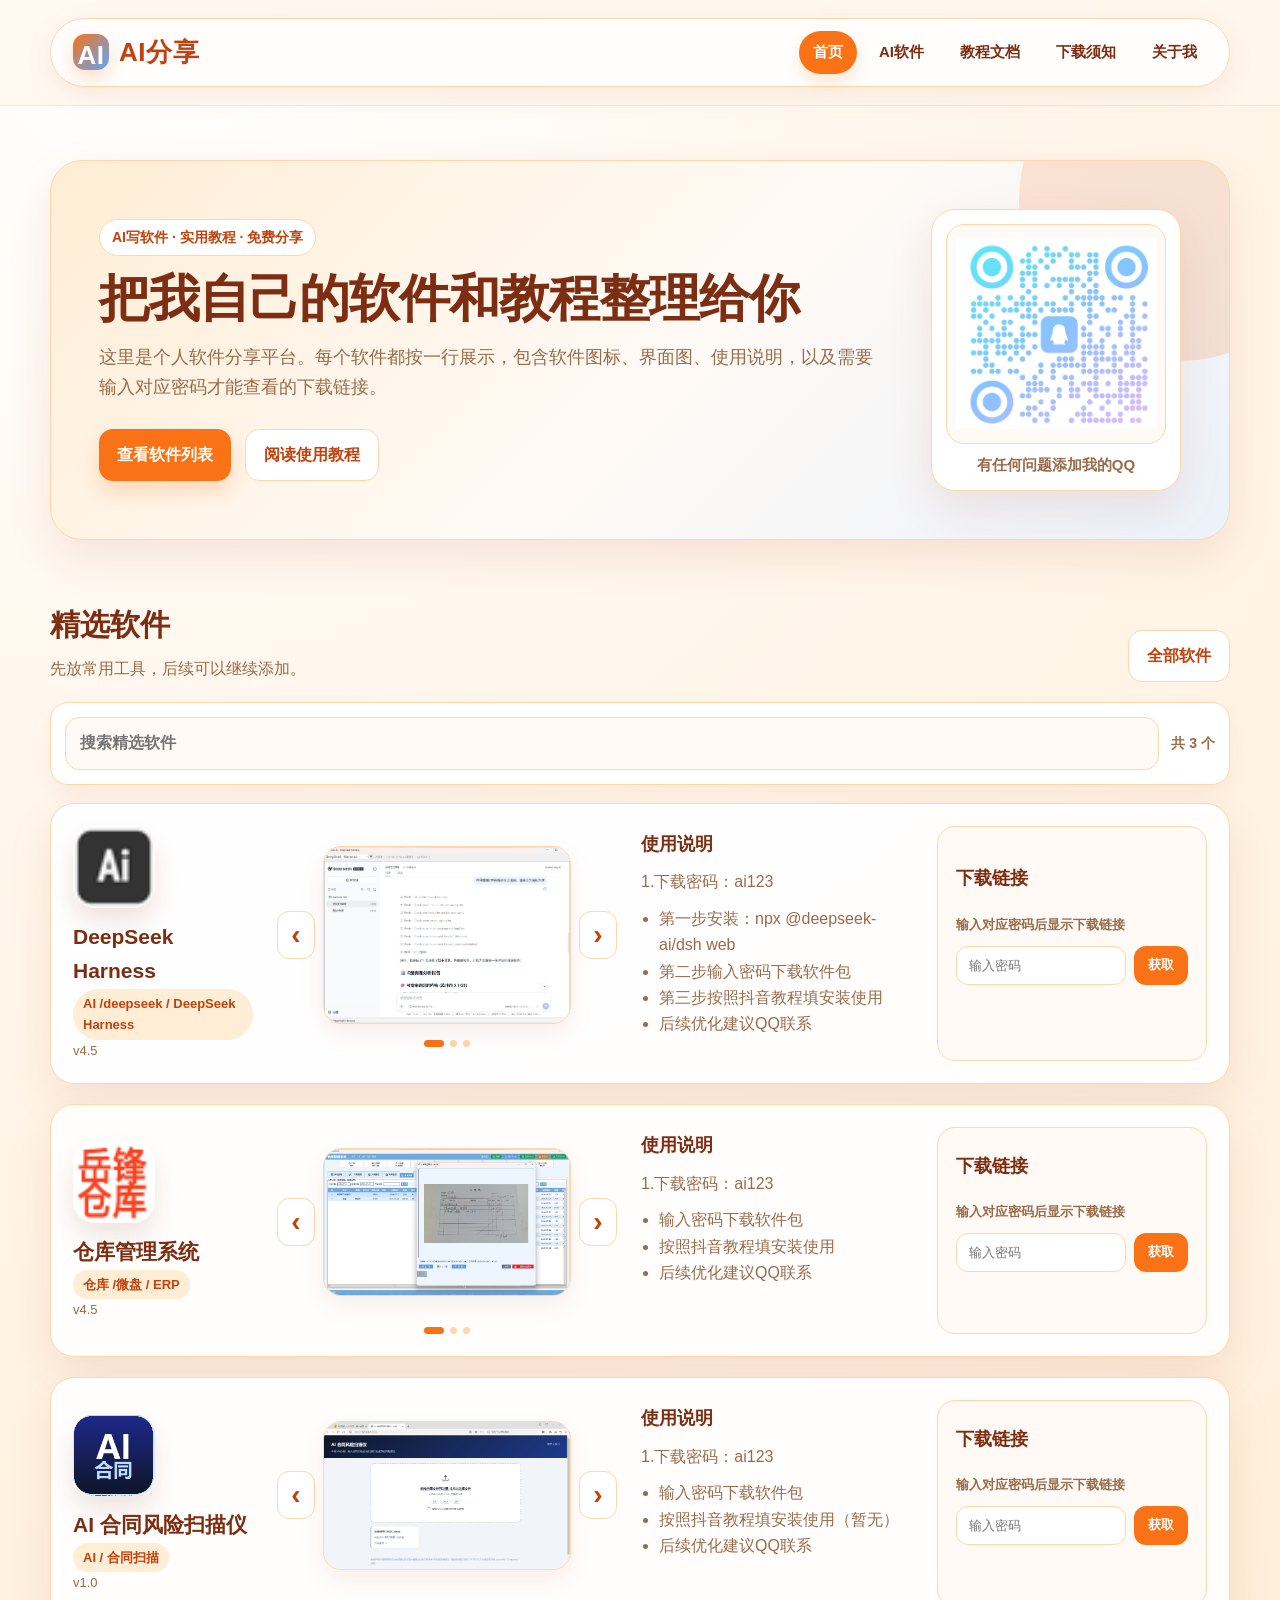
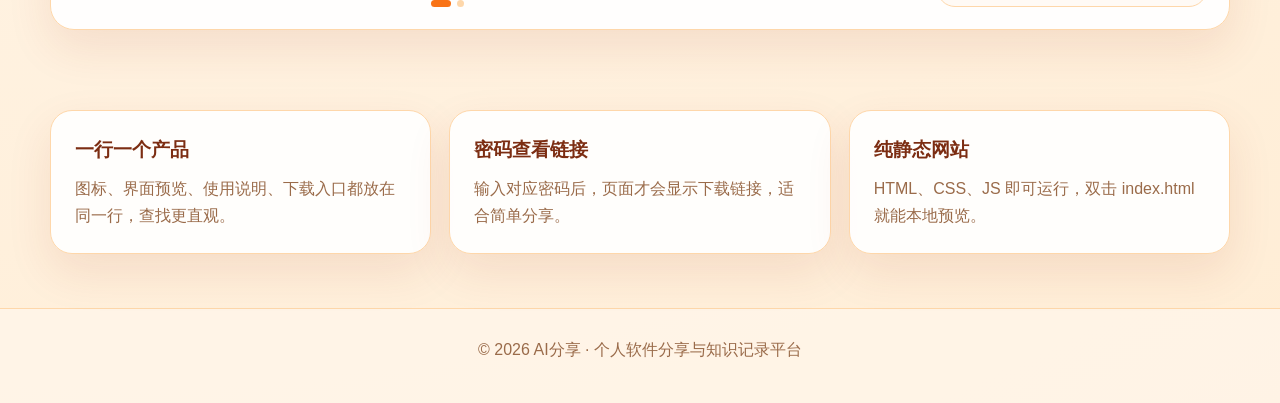
<file: index.html>
<!doctype html>
<html lang="zh-CN">
<head>
  <meta charset="utf-8">
  <meta name="viewport" content="width=device-width, initial-scale=1">
  <title>首页 - AI分享</title>
  <meta name="description" content="AI分享个人软件分享平台首页">
  <link rel="stylesheet" href="assets/css/style.css">
</head>
<body>
<header class="site-header">
  <div class="container nav-shell">
    <a class="logo" href="index.html"><span class="logo-mark">AI</span><span data-content="common.brand">AI分享</span></a>
    <nav class="main-nav" aria-label="主导航">
      <a href="index.html">首页</a>
      <a href="software.html">AI软件</a>
      <a href="tutorials.html">教程文档</a>
      <a href="download.html">下载须知</a>
      <a href="about.html">关于我</a>
    </nav>
  </div>
</header>
<main>
<section class="hero">
  <div class="container">
    <div class="hero-card has-qr">
      <div class="hero-content">
      <span class="eyebrow" data-content="index.eyebrow">好用软件 · 实用教程 · 免费分享</span>
      <h1 data-content="index.heading">把我常用的 AI 软件和教程整理给你</h1>
      <p class="lead" data-content="index.lead">这里是个人软件分享平台。每个软件都按一行展示，包含软件图标、界面图、使用说明，以及需要输入对应密码才能查看的下载链接。</p>
      <div class="hero-actions">
        <a class="btn" href="software.html" data-content="index.primaryAction">查看软件列表</a>
        <a class="btn secondary" href="tutorials.html" data-content="index.secondaryAction">阅读使用教程</a>
      </div>
      </div>
      <div class="hero-qr" data-qr-block="index"></div>
    </div>
  </div>
</section>
<section class="section">
  <div class="container">
    <div class="section-head">
      <div><h2 data-content="index.featuredTitle">精选软件</h2><p data-content="index.featuredText">先放 3 个常用工具，后续可以继续添加。</p></div>
      <a class="btn secondary" href="software.html" data-content="index.allSoftwareButton">全部软件</a>
    </div>
    <div class="search-panel" data-search-panel>
      <input type="search" data-product-search placeholder="搜索精选软件">
      <span data-search-count></span>
    </div>
    <div class="product-list" data-products="featured" data-limit="3"></div>
  </div>
</section>
<section class="section">
  <div class="container info-grid" data-info-cards="index">
    <div class="info-card"><h3>一行一个产品</h3><p>图标、界面预览、使用说明、下载入口都放在同一行，查找更直观。</p></div>
    <div class="info-card"><h3>密码查看链接</h3><p>输入对应密码后，页面才会显示下载链接，适合简单分享。</p></div>
    <div class="info-card"><h3>纯静态网站</h3><p>HTML、CSS、JS 即可运行，双击 index.html 就能本地预览。</p></div>
  </div>
</section>
</main>
<footer class="footer">
  <div class="container" data-content="common.footer">© 2026 AI分享 · 个人软件分享与知识记录平台</div>
</footer>
<script src="assets/js/main.js"></script>
</body>
</html>
</file>
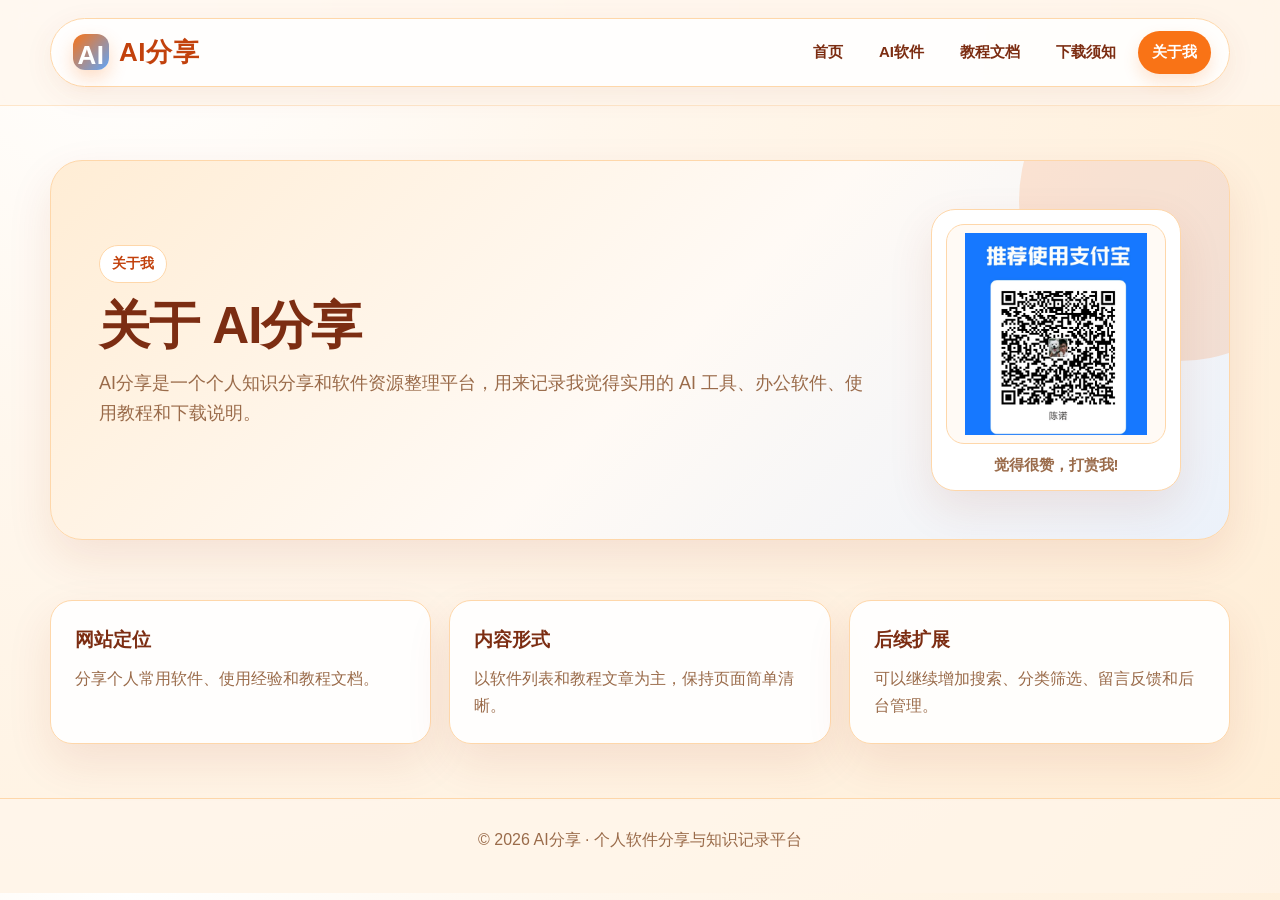
<file: about.html>
<!doctype html>
<html lang="zh-CN">
<head>
  <meta charset="utf-8">
  <meta name="viewport" content="width=device-width, initial-scale=1">
  <title>关于我 - AI分享</title>
  <meta name="description" content="关于 AI分享 个人网站">
  <link rel="stylesheet" href="assets/css/style.css">
</head>
<body>
<header class="site-header">
  <div class="container nav-shell">
    <a class="logo" href="index.html"><span class="logo-mark">AI</span><span data-content="common.brand">AI分享</span></a>
    <nav class="main-nav" aria-label="主导航">
      <a href="index.html">首页</a>
      <a href="software.html">AI软件</a>
      <a href="tutorials.html">教程文档</a>
      <a href="download.html">下载须知</a>
      <a href="about.html">关于我</a>
    </nav>
  </div>
</header>
<main>
<section class="hero">
  <div class="container">
    <div class="hero-card has-qr">
      <div class="hero-content">
      <span class="eyebrow" data-content="about.eyebrow">关于我</span>
      <h1 data-content="about.heading">关于 AI分享</h1>
      <p class="lead" data-content="about.lead">AI分享是一个个人知识分享和软件资源整理平台，用来记录我觉得实用的 AI 工具、办公软件、使用教程和下载说明。</p>
      </div>
      <div class="hero-qr" data-qr-block="about"></div>
    </div>
  </div>
</section>
<section class="section">
  <div class="container info-grid" data-info-cards="about">
    <div class="info-card"><h3>网站定位</h3><p>分享个人常用软件、使用经验和教程文档。</p></div>
    <div class="info-card"><h3>内容形式</h3><p>以软件列表和教程文章为主，保持页面简单清晰。</p></div>
    <div class="info-card"><h3>后续扩展</h3><p>可以继续增加搜索、分类筛选、留言反馈和后台管理。</p></div>
  </div>
</section>
</main>
<footer class="footer">
  <div class="container" data-content="common.footer">© 2026 AI分享 · 个人软件分享与知识记录平台</div>
</footer>
<script src="assets/js/main.js"></script>
</body>
</html>
</file>
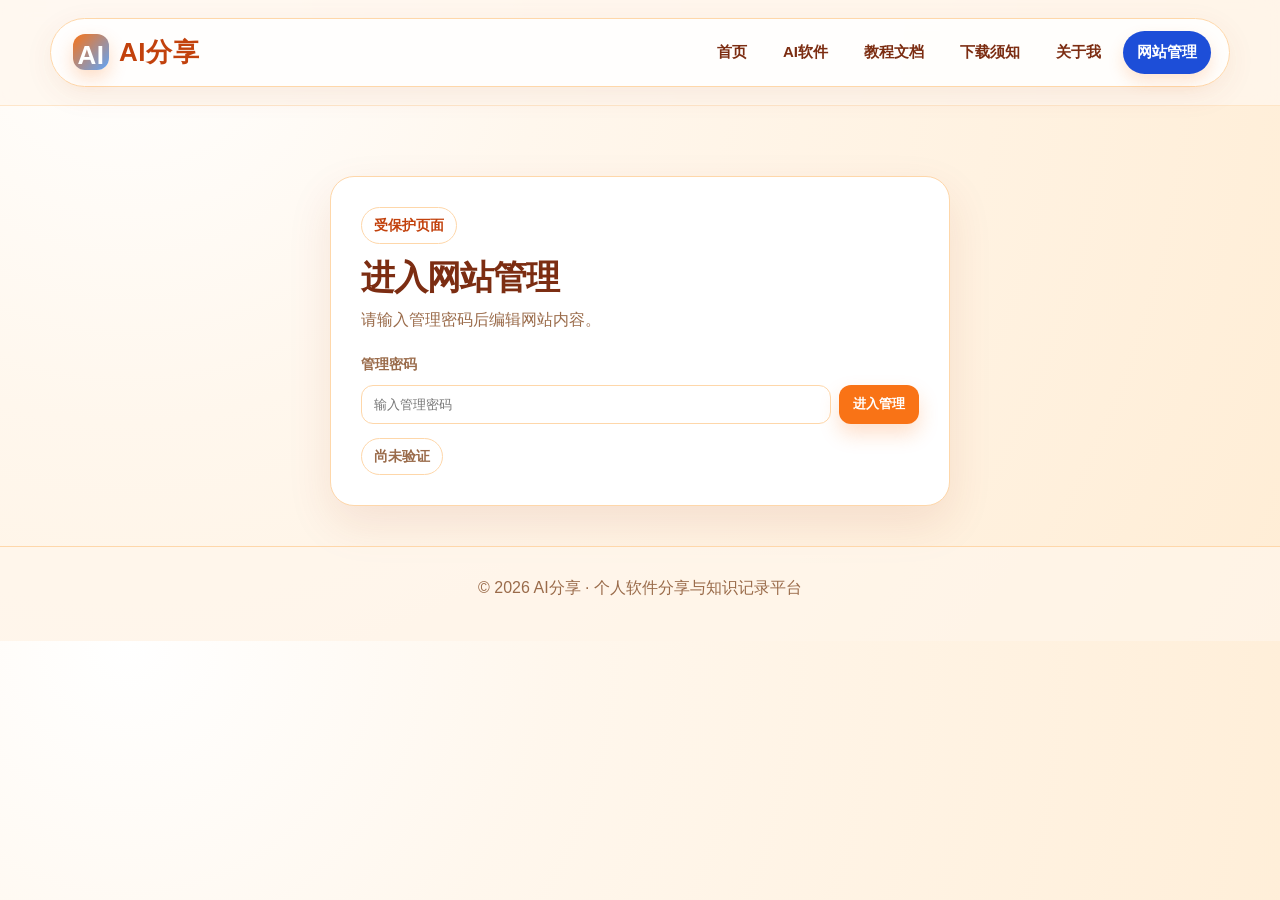
<file: admin.html>
<!doctype html>
<html lang="zh-CN">
<head>
  <meta charset="utf-8">
  <meta name="viewport" content="width=device-width, initial-scale=1">
  <title>网站管理 - AI分享</title>
  <meta name="description" content="AI分享网站内容管理页面">
  <link rel="stylesheet" href="assets/css/style.css">
</head>
<body class="admin-page">
<header class="site-header">
  <div class="container nav-shell">
    <a class="logo" href="index.html"><span class="logo-mark">AI</span><span>AI分享</span></a>
    <nav class="main-nav" aria-label="主导航">
      <a href="index.html">首页</a>
      <a href="software.html">AI软件</a>
      <a href="tutorials.html">教程文档</a>
      <a href="download.html">下载须知</a>
      <a href="about.html">关于我</a>
      <a class="admin-link" href="admin.html">网站管理</a>
    </nav>
  </div>
</header>
<main>
<section class="admin-login" data-login-panel>
  <div class="container">
    <div class="admin-login-card">
      <span class="eyebrow">受保护页面</span>
      <h1>进入网站管理</h1>
      <p>请输入管理密码后编辑网站内容。</p>
      <form class="admin-login-form" data-login-form>
        <label for="admin-password">管理密码</label>
        <div class="download-form">
          <input id="admin-password" type="password" autocomplete="current-password" placeholder="输入管理密码" required>
          <button class="btn" type="submit">进入管理</button>
        </div>
      </form>
      <div class="admin-status" data-login-status>尚未验证</div>
    </div>
  </div>
</section>
<div data-admin-content hidden>
<section class="hero admin-hero">
  <div class="container">
    <div class="hero-card">
      <span class="eyebrow">内容编辑</span>
      <h1>网站管理</h1>
      <p class="lead">编辑软件资料后导出新的 products.json，替换仓库里的 data/products.json 即可更新网站。</p>
      <div class="hero-actions admin-actions">
        <button class="btn" type="button" data-action="add">添加软件</button>
        <button class="btn secondary" type="button" data-action="save-draft">保存草稿</button>
        <button class="btn secondary" type="button" data-action="export">导出 products.json</button>
        <button class="btn secondary" type="button" data-action="import">导入 JSON</button>
        <button class="btn secondary" type="button" data-action="export-content">导出 content.json</button>
        <button class="btn secondary" type="button" data-action="import-content">导入内容 JSON</button>
        <button class="btn secondary" type="button" data-action="logout">退出管理</button>
        <input class="sr-only" id="json-import" type="file" accept="application/json,.json">
        <input class="sr-only" id="content-import" type="file" accept="application/json,.json">
      </div>
      <div class="admin-status" data-status>正在载入数据...</div>
    </div>
  </div>
</section>
<section class="section admin-github-section">
  <div class="container">
    <div class="admin-card github-card">
      <div class="admin-card-head">
        <div>
          <span class="tag">自动发布</span>
          <h2>保存到 GitHub</h2>
        </div>
      </div>
      <p class="admin-help">填写部署网站的仓库信息后，可以直接提交软件资料、页面内容和新图片。</p>
      <div class="admin-fields">
        <label class="admin-field">
          <span>GitHub 用户名或组织</span>
          <input type="text" id="github-owner" placeholder="例如 cnuo540" autocomplete="off">
        </label>
        <label class="admin-field">
          <span>仓库名称</span>
          <input type="text" id="github-repo" placeholder="例如 ai-share-site" autocomplete="off">
        </label>
        <label class="admin-field">
          <span>分支</span>
          <input type="text" id="github-branch" placeholder="main" autocomplete="off">
        </label>
        <label class="admin-field">
          <span>网站目录</span>
          <input type="text" id="github-base-path" placeholder="留空表示仓库根目录" autocomplete="off">
        </label>
        <label class="admin-field full">
          <span>Fine-grained Token</span>
          <input type="password" id="github-token" placeholder="粘贴 GitHub Token" autocomplete="off">
        </label>
        <label class="admin-check full">
          <input type="checkbox" id="github-remember-token">
          <span>在本浏览器记住 Token，下次打开管理页自动填入</span>
        </label>
        <label class="admin-field full">
          <span>提交说明</span>
          <input type="text" id="github-commit-message" placeholder="更新网站内容" autocomplete="off">
        </label>
      </div>
      <div class="github-actions">
        <button class="btn secondary" type="button" data-action="test-github">测试连接</button>
        <button class="btn" type="button" data-action="push-github">保存到 GitHub</button>
        <button class="btn secondary" type="button" data-action="clear-github-token">清除 Token</button>
      </div>
      <div class="admin-status" data-github-status>Token 只保存在当前浏览器会话中。</div>
    </div>
  </div>
</section>
<section class="section">
  <div class="container">
    <div class="section-head">
      <div><h2>页面内容</h2><p>首页、AI软件、教程文档、下载须知、关于我</p></div>
      <button class="btn secondary" type="button" data-action="reload-content">读取页面内容</button>
    </div>
    <div class="admin-list" data-content-editor></div>
  </div>
</section>
<section class="section">
  <div class="container">
    <div class="section-head">
      <div><h2>软件条目</h2><p><span data-count>0</span> 个软件</p></div>
      <button class="btn secondary" type="button" data-action="reload">读取线上数据</button>
    </div>
    <div class="admin-list" data-editor></div>
  </div>
</section>
</div>
</main>
<footer class="footer">
  <div class="container">© 2026 AI分享 · 个人软件分享与知识记录平台</div>
</footer>
<script src="assets/js/admin.js"></script>
</body>
</html>
</file>
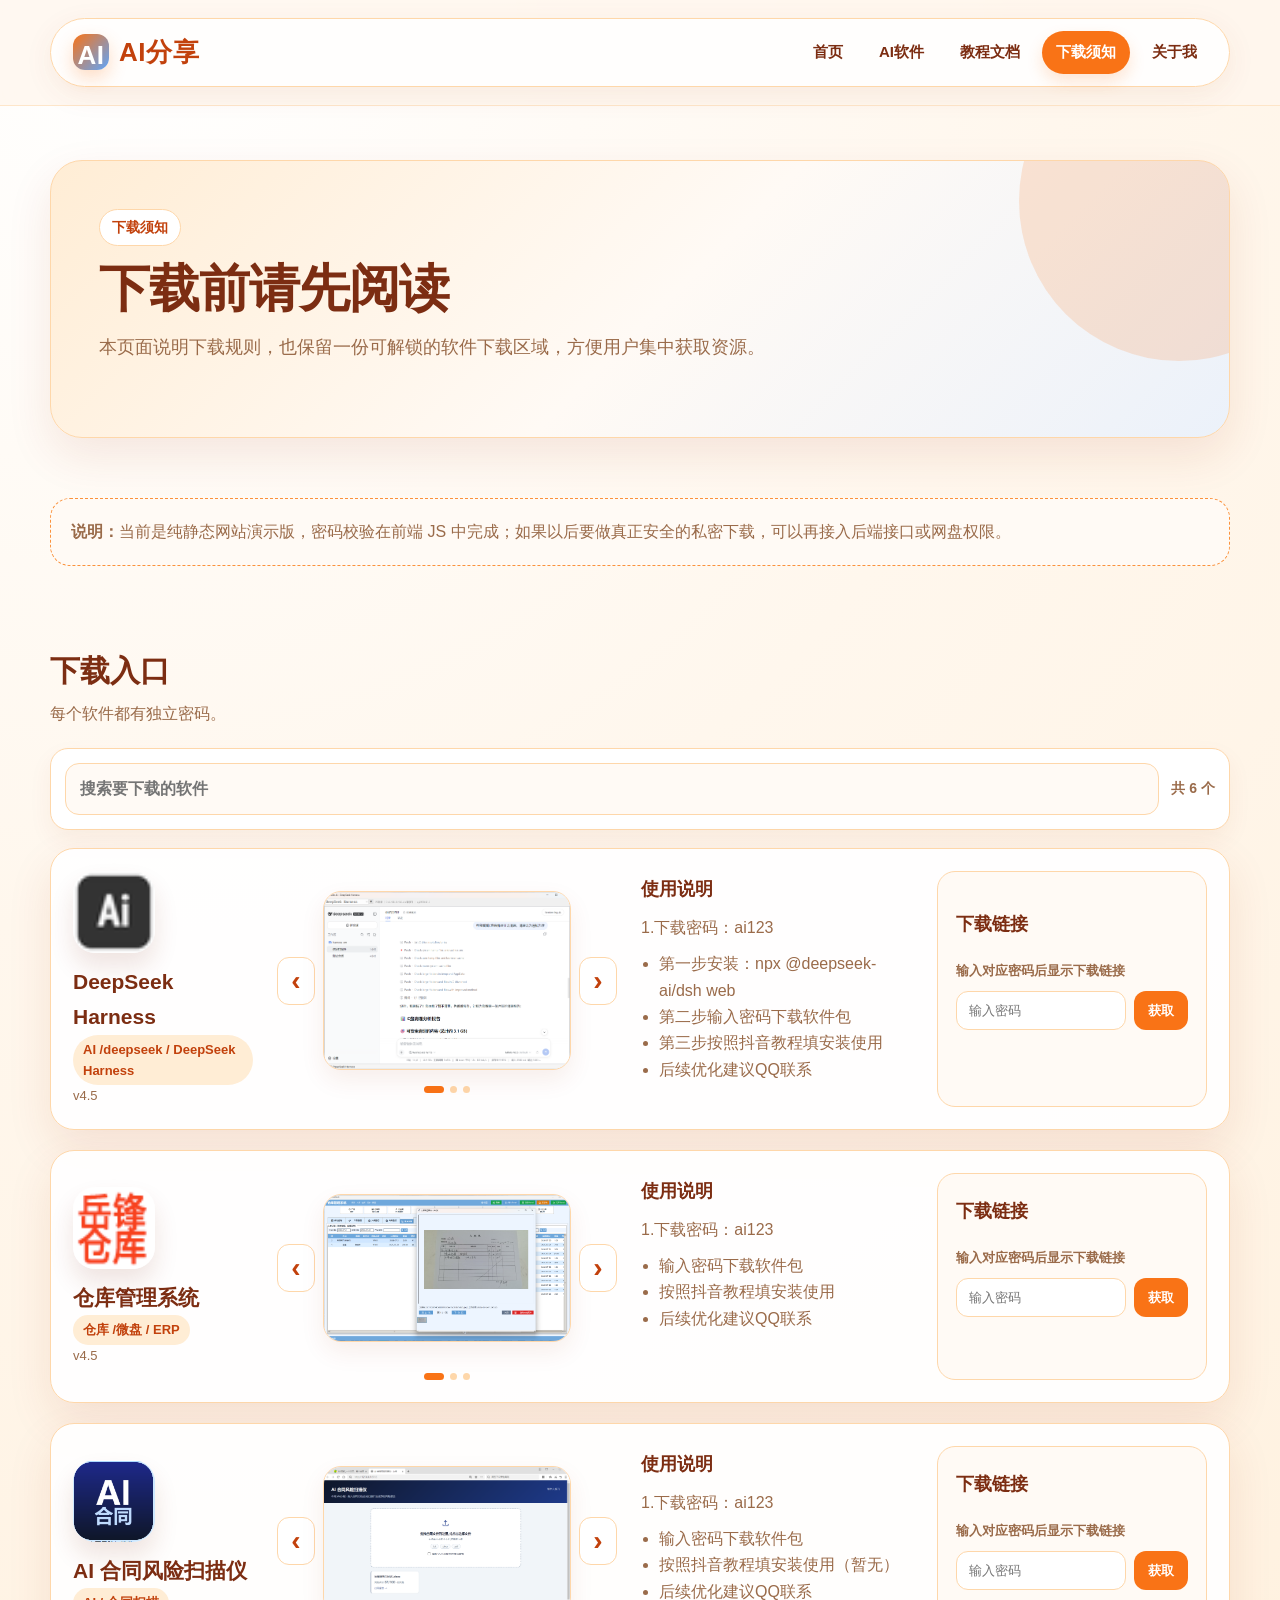
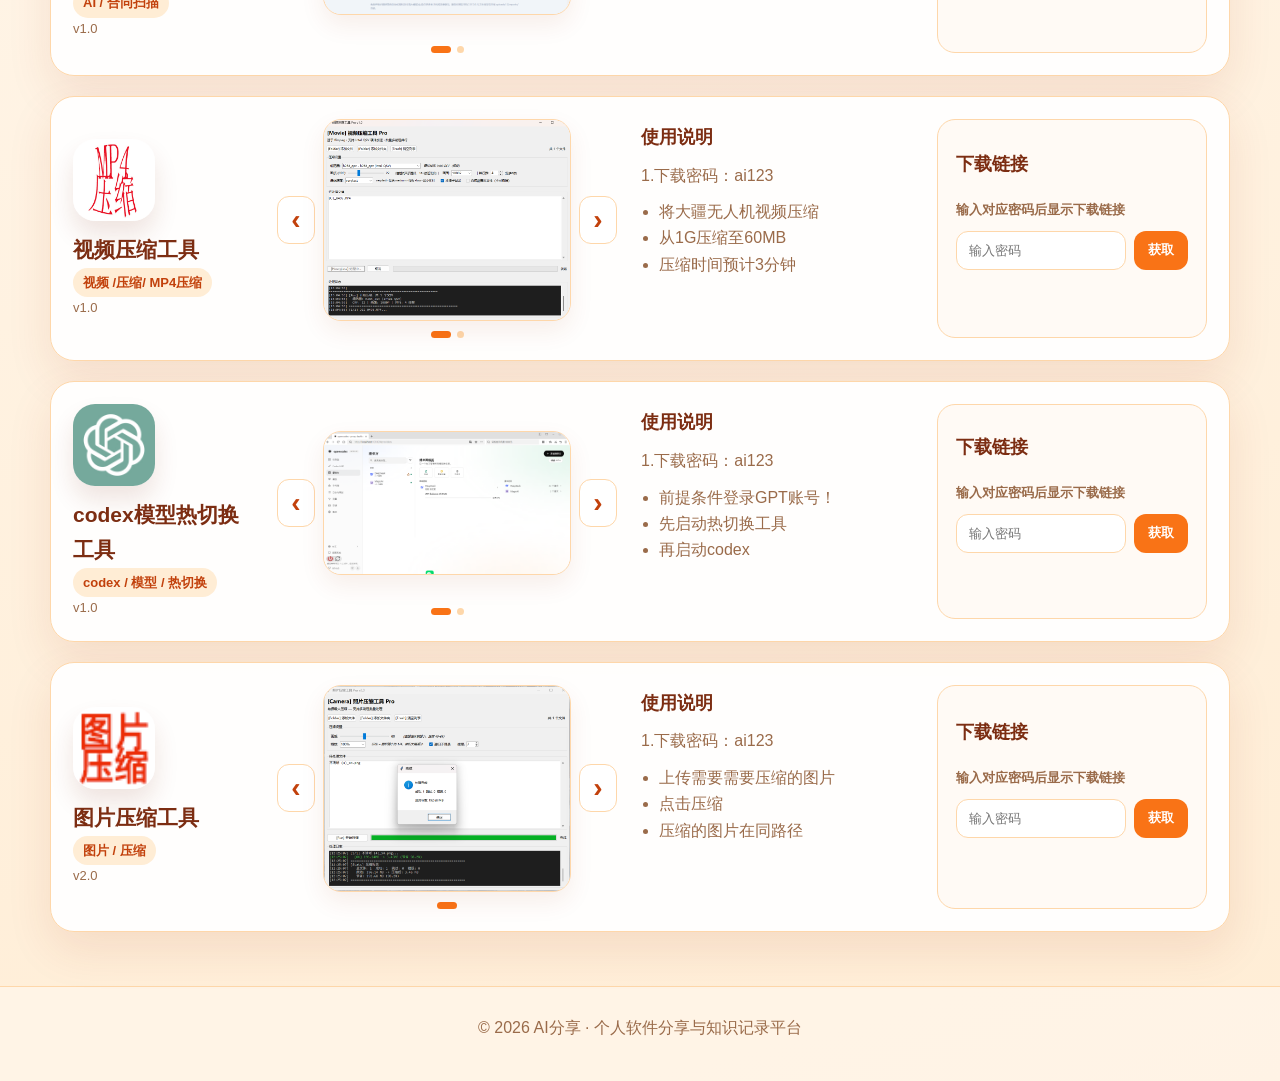
<file: download.html>
<!doctype html>
<html lang="zh-CN">
<head>
  <meta charset="utf-8">
  <meta name="viewport" content="width=device-width, initial-scale=1">
  <title>下载须知 - AI分享</title>
  <meta name="description" content="AI分享下载须知与下载入口页面">
  <link rel="stylesheet" href="assets/css/style.css">
</head>
<body>
<header class="site-header">
  <div class="container nav-shell">
    <a class="logo" href="index.html"><span class="logo-mark">AI</span><span data-content="common.brand">AI分享</span></a>
    <nav class="main-nav" aria-label="主导航">
      <a href="index.html">首页</a>
      <a href="software.html">AI软件</a>
      <a href="tutorials.html">教程文档</a>
      <a href="download.html">下载须知</a>
      <a href="about.html">关于我</a>
    </nav>
  </div>
</header>
<main>
<section class="hero">
  <div class="container">
    <div class="hero-card">
      <span class="eyebrow" data-content="download.eyebrow">下载须知</span>
      <h1 data-content="download.heading">下载前请先阅读</h1>
      <p class="lead" data-content="download.lead">本页面说明下载规则，也保留一份可解锁的软件下载区域，方便用户集中获取资源。</p>
    </div>
  </div>
</section>
<section class="section">
  <div class="container">
    <div class="notice">
      <strong>说明：</strong><span data-content="download.notice">当前是纯静态网站演示版，密码校验在前端 JS 中完成；如果以后要做真正安全的私密下载，可以再接入后端接口或网盘权限。</span>
    </div>
  </div>
</section>
<section class="section">
  <div class="container">
    <div class="section-head"><div><h2 data-content="download.sectionTitle">下载入口</h2><p data-content="download.sectionText">每个软件都有独立密码。</p></div></div>
    <div class="search-panel" data-search-panel>
      <input type="search" data-product-search data-placeholder-content="download.searchPlaceholder" placeholder="搜索要下载的软件">
      <span data-search-count></span>
    </div>
    <div class="product-list" data-products="all"></div>
  </div>
</section>
</main>
<footer class="footer">
  <div class="container" data-content="common.footer">© 2026 AI分享 · 个人软件分享与知识记录平台</div>
</footer>
<script src="assets/js/main.js"></script>
</body>
</html>
</file>
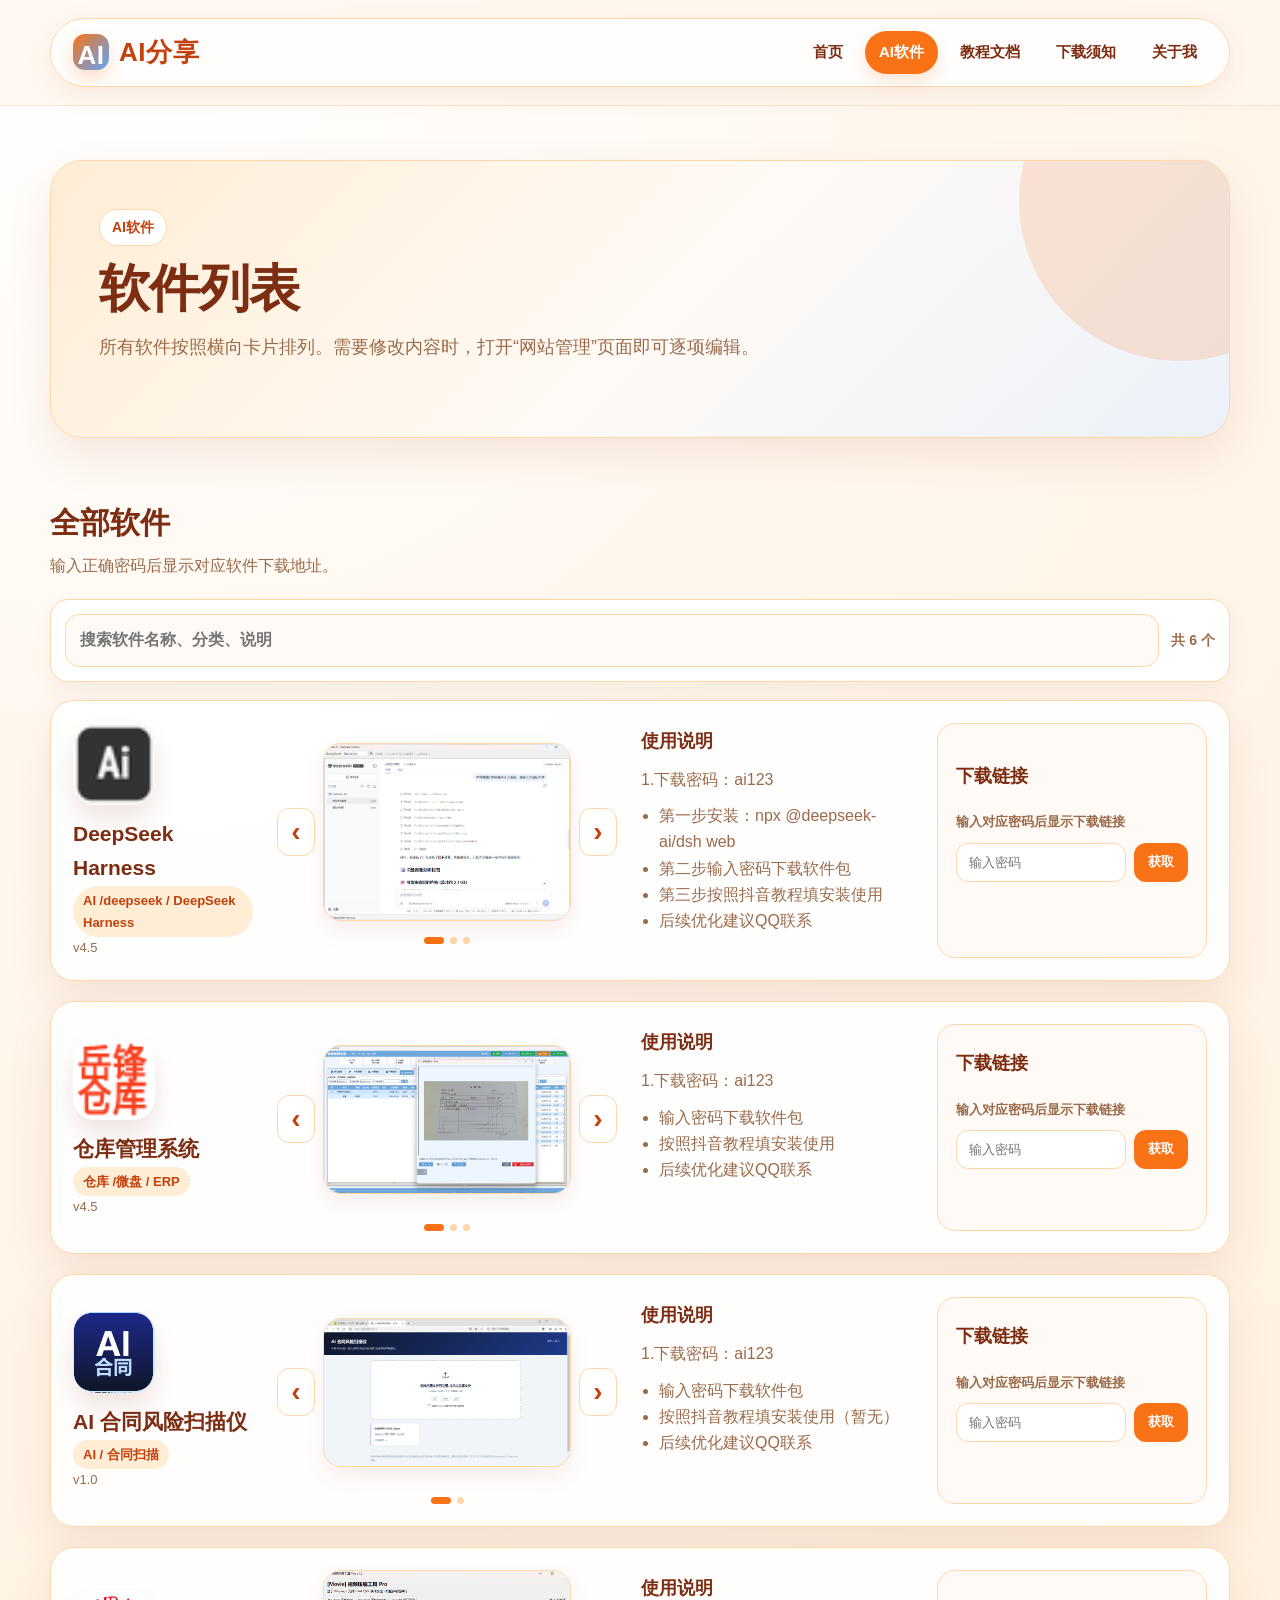
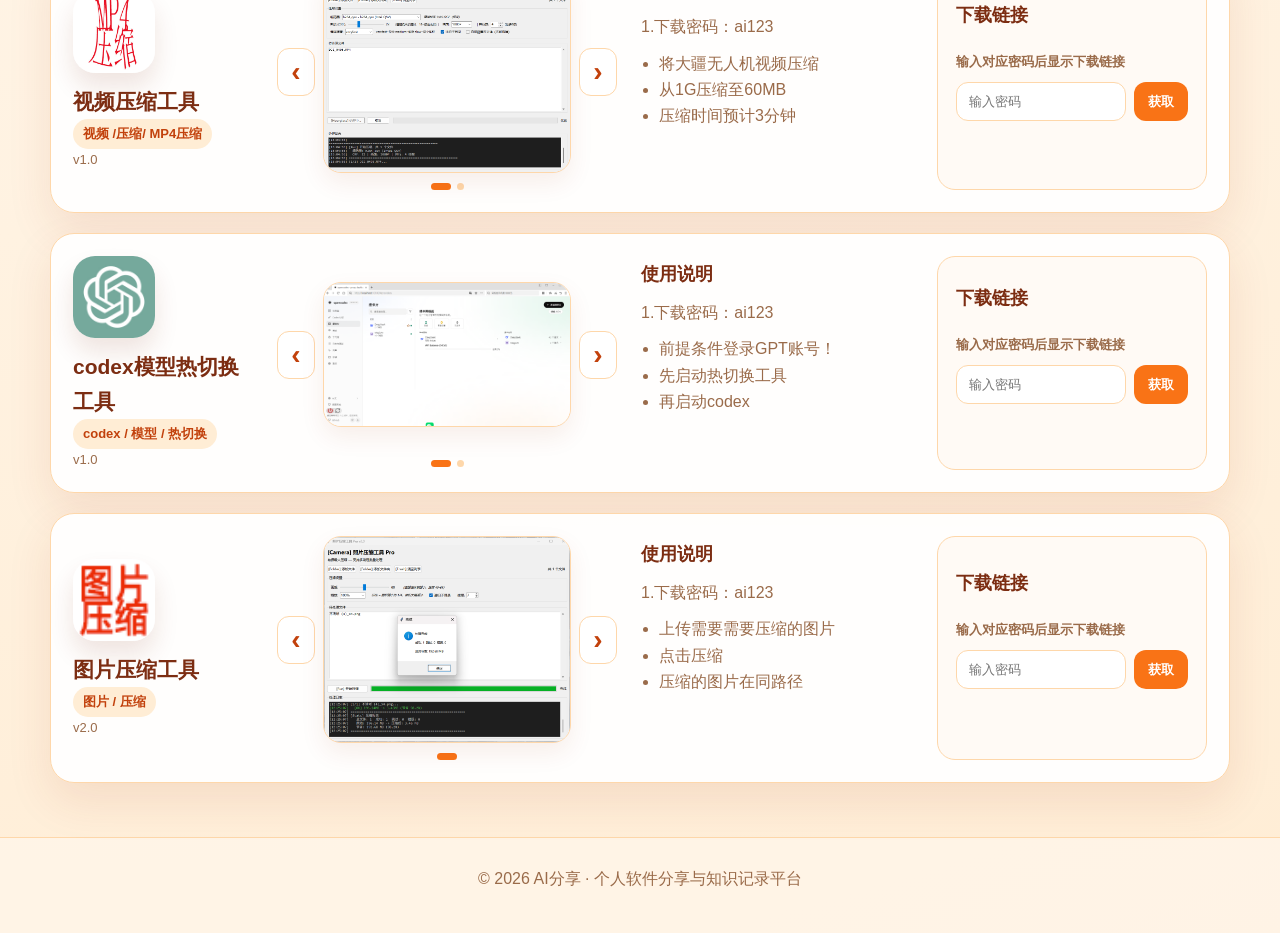
<file: software.html>
<!doctype html>
<html lang="zh-CN">
<head>
  <meta charset="utf-8">
  <meta name="viewport" content="width=device-width, initial-scale=1">
  <title>AI软件 - AI分享</title>
  <meta name="description" content="AI分享软件列表页面">
  <link rel="stylesheet" href="assets/css/style.css">
</head>
<body>
<header class="site-header">
  <div class="container nav-shell">
    <a class="logo" href="index.html"><span class="logo-mark">AI</span><span data-content="common.brand">AI分享</span></a>
    <nav class="main-nav" aria-label="主导航">
      <a href="index.html">首页</a>
      <a href="software.html">AI软件</a>
      <a href="tutorials.html">教程文档</a>
      <a href="download.html">下载须知</a>
      <a href="about.html">关于我</a>
    </nav>
  </div>
</header>
<main>
<section class="hero">
  <div class="container">
    <div class="hero-card">
      <span class="eyebrow" data-content="software.eyebrow">AI软件</span>
      <h1 data-content="software.heading">软件列表</h1>
      <p class="lead" data-content="software.lead">所有软件按照横向卡片排列。需要修改内容时，打开“网站管理”页面即可逐项编辑。</p>
    </div>
  </div>
</section>
<section class="section">
  <div class="container">
    <div class="section-head"><div><h2 data-content="software.sectionTitle">全部软件</h2><p data-content="software.sectionText">输入正确密码后显示对应软件下载地址。</p></div></div>
    <div class="search-panel" data-search-panel>
      <input type="search" data-product-search data-placeholder-content="software.searchPlaceholder" placeholder="搜索软件名称、分类、说明">
      <span data-search-count></span>
    </div>
    <div class="product-list" data-products="all"></div>
  </div>
</section>
</main>
<footer class="footer">
  <div class="container" data-content="common.footer">© 2026 AI分享 · 个人软件分享与知识记录平台</div>
</footer>
<script src="assets/js/main.js"></script>
</body>
</html>
</file>
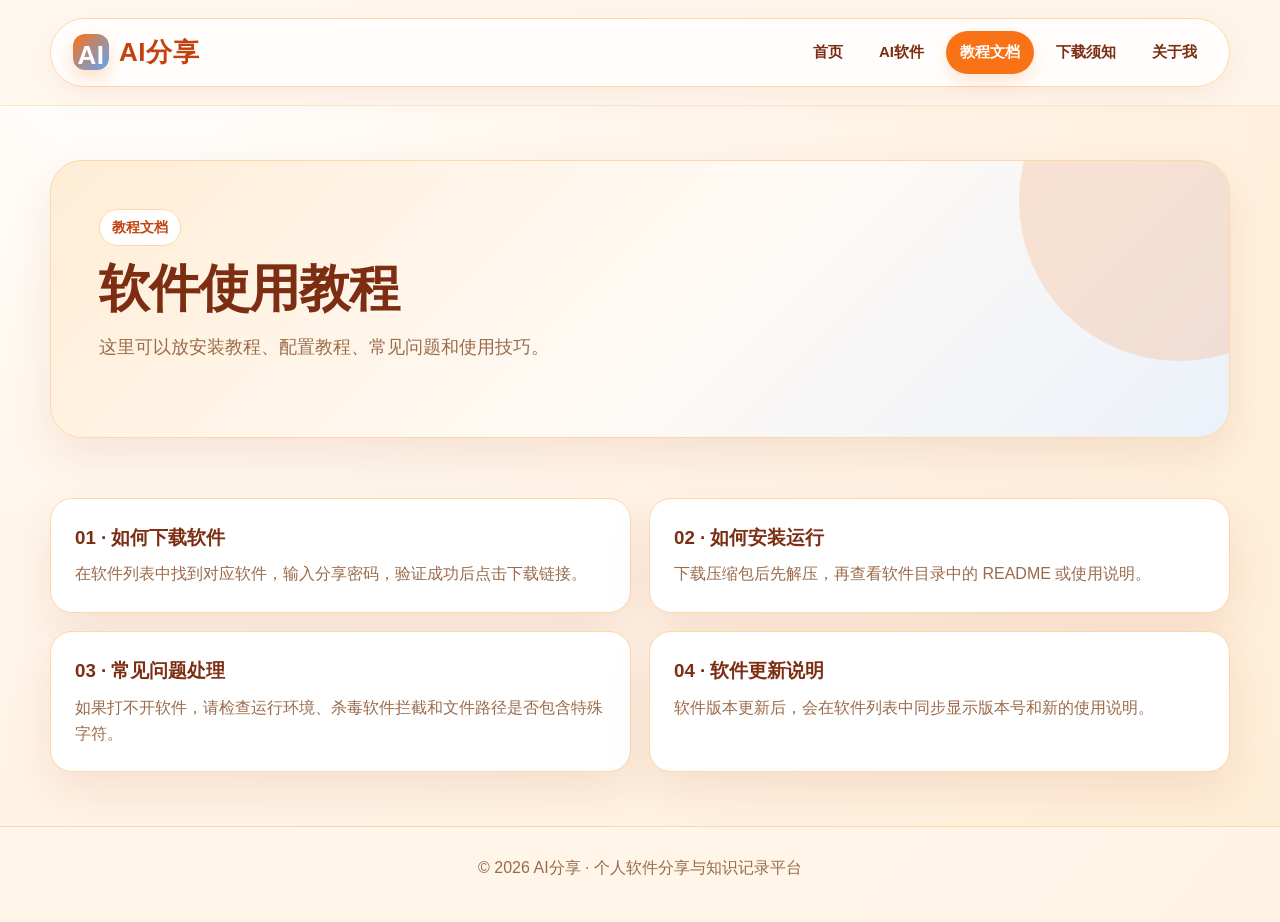
<file: tutorials.html>
<!doctype html>
<html lang="zh-CN">
<head>
  <meta charset="utf-8">
  <meta name="viewport" content="width=device-width, initial-scale=1">
  <title>教程文档 - AI分享</title>
  <meta name="description" content="AI分享软件教程页面">
  <link rel="stylesheet" href="assets/css/style.css">
</head>
<body>
<header class="site-header">
  <div class="container nav-shell">
    <a class="logo" href="index.html"><span class="logo-mark">AI</span><span data-content="common.brand">AI分享</span></a>
    <nav class="main-nav" aria-label="主导航">
      <a href="index.html">首页</a>
      <a href="software.html">AI软件</a>
      <a href="tutorials.html">教程文档</a>
      <a href="download.html">下载须知</a>
      <a href="about.html">关于我</a>
    </nav>
  </div>
</header>
<main>
<section class="hero">
  <div class="container">
    <div class="hero-card">
      <span class="eyebrow" data-content="tutorials.eyebrow">教程文档</span>
      <h1 data-content="tutorials.heading">软件使用教程</h1>
      <p class="lead" data-content="tutorials.lead">这里可以放安装教程、配置教程、常见问题和使用技巧。</p>
    </div>
  </div>
</section>
<section class="section">
  <div class="container article-list" data-articles="tutorials">
    <article class="article-card"><h3>01 · 如何下载软件</h3><p>在软件列表中找到对应软件，输入分享密码，验证成功后点击下载链接。</p></article>
    <article class="article-card"><h3>02 · 如何安装运行</h3><p>下载压缩包后先解压，再查看软件目录中的 README 或使用说明。</p></article>
    <article class="article-card"><h3>03 · 常见问题处理</h3><p>如果打不开软件，请检查运行环境、杀毒软件拦截和文件路径是否包含特殊字符。</p></article>
    <article class="article-card"><h3>04 · 软件更新说明</h3><p>软件版本更新后，会在软件列表中同步显示版本号和新的使用说明。</p></article>
  </div>
</section>
</main>
<footer class="footer">
  <div class="container" data-content="common.footer">© 2026 AI分享 · 个人软件分享与知识记录平台</div>
</footer>
<script src="assets/js/main.js"></script>
</body>
</html>
</file>
<file: assets/css/style.css>
:root{
  --bg:#fff7ed;
  --surface:#ffffff;
  --surface-2:#fffaf5;
  --brand:#f97316;
  --brand-dark:#c2410c;
  --brand-soft:#ffedd5;
  --line:#fed7aa;
  --text:#7c2d12;
  --muted:#9a6b4a;
  --blue:#60a5fa;
  --shadow:0 18px 45px rgba(154,52,18,.10);
  --radius:24px;
}
*{box-sizing:border-box}
html{scroll-behavior:smooth}
body{
  margin:0;
  font-family:"Microsoft YaHei", "PingFang SC", Arial, sans-serif;
  background:radial-gradient(circle at 10% 0%, #fff 0, #fff7ed 32%, #ffedd5 100%);
  color:var(--text);
  line-height:1.65;
}
a{color:inherit;text-decoration:none}
img{max-width:100%;display:block}
.container{width:min(1180px, calc(100% - 40px));margin:0 auto}
.site-header{position:sticky;top:0;z-index:20;padding:18px 0;background:rgba(255,247,237,.78);backdrop-filter:blur(14px);border-bottom:1px solid rgba(254,215,170,.55)}
.nav-shell{display:flex;align-items:center;justify-content:space-between;gap:22px;background:rgba(255,255,255,.86);border:1px solid var(--line);border-radius:999px;padding:12px 18px 12px 22px;box-shadow:0 8px 30px rgba(154,52,18,.07)}
.logo{display:flex;align-items:center;gap:10px;font-weight:900;font-size:26px;color:var(--brand-dark);letter-spacing:.5px}
.logo-mark{width:36px;height:36px;border-radius:12px;background:linear-gradient(135deg,var(--brand),var(--blue));display:grid;place-items:center;color:white;font-weight:900;box-shadow:0 8px 18px rgba(249,115,22,.24)}
.main-nav{display:flex;align-items:center;gap:8px;flex-wrap:wrap;justify-content:flex-end}
.main-nav a{padding:9px 14px;border-radius:999px;color:#7c2d12;font-weight:700;font-size:15px;transition:.2s ease}
.main-nav a:hover,.main-nav a.active{background:var(--brand);color:#fff;box-shadow:0 8px 16px rgba(249,115,22,.18)}
.main-nav a.admin-link{background:#2563eb;color:#fff}
.main-nav a.admin-link:hover,.main-nav a.admin-link.active{background:#1d4ed8;color:#fff}
.hero{padding:54px 0 34px}
.hero-card{position:relative;overflow:hidden;border-radius:32px;border:1px solid var(--line);background:linear-gradient(135deg,#ffedd5 0%,#fffaf5 52%,#dbeafe 140%);padding:48px;box-shadow:var(--shadow)}
.hero-card.has-qr{display:grid;grid-template-columns:minmax(0,1fr) 250px;align-items:center;gap:34px}
.hero-card:after{content:"";position:absolute;right:-110px;top:-120px;width:320px;height:320px;border-radius:50%;background:rgba(249,115,22,.16)}
.hero-content,.hero-qr{position:relative;z-index:1;min-width:0}
.hero-qr{justify-self:end}
.eyebrow{display:inline-flex;align-items:center;gap:8px;margin-bottom:14px;padding:6px 12px;border:1px solid var(--line);background:#fff;border-radius:999px;color:var(--brand-dark);font-size:14px;font-weight:800}
h1{margin:0 0 14px;font-size:clamp(34px, 4vw, 54px);line-height:1.15;letter-spacing:-1px;color:#7c2d12}
.lead{max-width:780px;margin:0 0 26px;color:var(--muted);font-size:18px}
.hero-actions{display:flex;gap:14px;flex-wrap:wrap}
.btn{border:0;border-radius:14px;padding:12px 18px;background:var(--brand);color:#fff;font-weight:800;cursor:pointer;display:inline-flex;align-items:center;justify-content:center;gap:8px;transition:.2s ease;box-shadow:0 10px 20px rgba(249,115,22,.22)}
.btn:hover{transform:translateY(-1px);background:#ea580c}
.btn.secondary{background:#fff;color:var(--brand-dark);border:1px solid var(--line);box-shadow:none}
.section{padding:26px 0 54px}
.section-head{display:flex;align-items:flex-end;justify-content:space-between;gap:16px;margin-bottom:20px}
.section-head h2{margin:0;font-size:30px;color:#7c2d12}.section-head p{margin:6px 0 0;color:var(--muted)}
.product-list{display:flex;flex-direction:column;gap:20px}
.product-card{display:grid;grid-template-columns:180px 340px 1fr 270px;gap:24px;align-items:stretch;border:1px solid var(--line);background:rgba(255,255,255,.94);border-radius:var(--radius);padding:22px;box-shadow:var(--shadow)}
.product-meta{display:flex;flex-direction:column;align-items:flex-start;justify-content:center;gap:12px}.product-icon{width:82px;height:82px;border-radius:22px;box-shadow:0 14px 25px rgba(124,45,18,.12)}
.product-meta h3{margin:0;font-size:21px;color:#7c2d12}.tag{display:inline-flex;padding:4px 10px;border-radius:999px;background:var(--brand-soft);color:var(--brand-dark);font-size:13px;font-weight:800}.version{font-size:13px;color:var(--muted)}
.preview-wrap{display:flex;flex-direction:column;align-items:stretch;justify-content:center;gap:10px}.preview-carousel{position:relative;display:grid;grid-template-columns:38px 1fr 38px;align-items:center;gap:8px}.preview-stage{min-height:190px;display:grid;place-items:center}.preview-img{width:100%;border-radius:18px;border:1px solid var(--line);background:#fffaf5;box-shadow:0 10px 24px rgba(154,52,18,.08);display:none;cursor:zoom-in}.preview-img.active{display:block}.preview-nav{width:38px;height:48px;border:1px solid var(--line);border-radius:12px;background:#fff;color:var(--brand-dark);font-size:28px;font-weight:900;cursor:pointer}.preview-nav:hover{background:var(--brand);color:#fff;border-color:var(--brand)}.preview-dots{display:flex;justify-content:center;gap:6px}.preview-dots span{width:7px;height:7px;border-radius:999px;background:#fed7aa}.preview-dots span.active{width:20px;background:var(--brand)}
.instructions{padding:4px 0}.instructions h4,.download-box h4{margin:0 0 10px;font-size:18px;color:#7c2d12}.instructions p{margin:0 0 10px;color:var(--muted)}.instructions ul{margin:0;padding-left:18px;color:var(--muted)}
.download-box{border:1px solid var(--line);background:var(--surface-2);border-radius:18px;padding:18px;display:flex;flex-direction:column;justify-content:center;gap:10px}.download-box label{font-size:13px;color:var(--muted);font-weight:700}.download-form{display:flex;gap:8px}.download-form input{min-width:0;flex:1;border:1px solid var(--line);border-radius:12px;padding:11px 12px;color:#7c2d12;background:#fff;outline:none}.download-form input:focus{border-color:var(--brand);box-shadow:0 0 0 3px rgba(249,115,22,.12)}.download-form button{white-space:nowrap;border:0;border-radius:12px;padding:0 14px;background:var(--brand);color:white;font-weight:800;cursor:pointer}.download-result{min-height:28px;font-size:14px}.download-result .error{color:#dc2626}.download-result .success{display:inline-flex;align-items:center;gap:6px;color:#15803d;font-weight:800}.download-result a{color:#2563eb;text-decoration:underline;text-underline-offset:3px}.download-links{display:flex;flex-direction:column;gap:8px;margin-top:8px}.download-links a{display:flex;justify-content:center;border:1px solid var(--line);border-radius:12px;background:#fff;padding:9px 10px;color:#2563eb;font-weight:800;text-decoration:none}.download-links a:hover{background:#eff6ff;border-color:#93c5fd}
.image-viewer{position:fixed;inset:0;z-index:100;display:none;place-items:center;background:rgba(20,10,4,.78);padding:28px}.image-viewer.open{display:grid}.image-viewer img{max-width:min(96vw,1180px);max-height:88vh;border-radius:18px;background:#fff;box-shadow:0 24px 80px rgba(0,0,0,.34)}.image-viewer button{position:fixed;right:24px;top:20px;width:42px;height:42px;border:0;border-radius:999px;background:#fff;color:#7c2d12;font-size:28px;font-weight:900;cursor:pointer}
.search-panel{display:flex;align-items:center;gap:12px;margin:0 0 18px;padding:14px;border:1px solid var(--line);border-radius:18px;background:#fff;box-shadow:0 10px 24px rgba(154,52,18,.06)}
.search-panel input{min-width:0;flex:1;border:1px solid var(--line);border-radius:14px;background:#fffaf5;color:#7c2d12;padding:12px 14px;font:inherit;font-weight:700;outline:none}
.search-panel input:focus{border-color:var(--brand);box-shadow:0 0 0 3px rgba(249,115,22,.12);background:#fff}
.search-panel span{white-space:nowrap;color:var(--muted);font-size:14px;font-weight:800}
.info-grid{display:grid;grid-template-columns:repeat(3,1fr);gap:18px}.info-card{background:rgba(255,255,255,.92);border:1px solid var(--line);border-radius:22px;padding:24px;box-shadow:var(--shadow)}.info-card h3{margin:0 0 10px}.info-card p{margin:0;color:var(--muted)}
.qr-card{display:flex;align-items:center;justify-content:center;gap:24px;border:1px solid var(--line);border-radius:24px;background:#fff;box-shadow:var(--shadow);padding:24px}.hero-qr .qr-card{width:100%;box-sizing:border-box;min-height:250px;flex-direction:column;gap:10px;text-align:center;padding:14px}.hero-qr:empty{display:none}.hero-qr .qr-img{width:220px;height:220px}.hero-qr .qr-card p{font-size:15px;line-height:1.5}.qr-img{width:150px;height:150px;object-fit:contain;border:1px solid var(--line);border-radius:18px;background:#fffaf5;padding:8px}.qr-card p{margin:0;color:var(--muted);font-weight:800;font-size:18px}
.article-list{display:grid;grid-template-columns:repeat(2,1fr);gap:18px}.article-card{padding:24px;border:1px solid var(--line);border-radius:22px;background:#fff;box-shadow:var(--shadow)}.article-card h3{margin:0 0 8px}.article-card p{margin:0;color:var(--muted)}
.notice{border:1px dashed #fb923c;background:#fffaf5;border-radius:20px;padding:20px;color:var(--muted)}
.sr-only{position:absolute;width:1px;height:1px;padding:0;margin:-1px;overflow:hidden;clip:rect(0,0,0,0);white-space:nowrap;border:0}
.admin-login{padding:70px 0 40px}
.admin-login-card{max-width:620px;margin:0 auto;background:#fff;border:1px solid var(--line);border-radius:24px;padding:30px;box-shadow:var(--shadow)}
.admin-login-card h1{font-size:34px;margin-bottom:10px}
.admin-login-card p{margin:0 0 20px;color:var(--muted)}
.admin-login-form{display:flex;flex-direction:column;gap:8px}
.admin-login-form label{color:var(--muted);font-size:14px;font-weight:800}
.admin-login-form .download-form{margin-bottom:14px}
.admin-login-form .btn{border-radius:12px}
.admin-hero .hero-card{padding-bottom:34px}
.admin-actions{margin-bottom:16px}
.admin-status{display:inline-flex;min-height:34px;align-items:center;border:1px solid var(--line);border-radius:999px;background:#fff;padding:6px 12px;color:var(--muted);font-size:14px;font-weight:800}
.admin-status[data-type="ok"]{border-color:#86efac;color:#15803d;background:#f0fdf4}
.admin-status[data-type="warn"]{border-color:#fbbf24;color:#92400e;background:#fffbeb}
.admin-status[data-type="error"]{border-color:#fecaca;color:#dc2626;background:#fef2f2}
.admin-list{display:flex;flex-direction:column;gap:18px}
.admin-card{background:#fff;border:1px solid var(--line);border-radius:22px;box-shadow:var(--shadow);padding:22px}
.admin-card-head{display:flex;align-items:flex-start;justify-content:space-between;gap:16px;margin-bottom:18px}
.admin-card-head h3{margin:8px 0 0;font-size:22px;color:#7c2d12}
.admin-card-head h2{margin:8px 0 0;font-size:26px;color:#7c2d12}
.admin-card-actions{display:flex;gap:8px;flex-wrap:wrap;justify-content:flex-end}
.admin-card-actions button{border:1px solid var(--line);border-radius:12px;background:#fff;color:var(--brand-dark);font-weight:800;padding:9px 12px;cursor:pointer}
.admin-card-actions button:hover{border-color:var(--brand);color:#fff;background:var(--brand)}
.admin-card-actions button.danger{color:#dc2626;border-color:#fecaca}
.admin-card-actions button.danger:hover{background:#dc2626;color:#fff;border-color:#dc2626}
.admin-fields{display:grid;grid-template-columns:repeat(2,minmax(0,1fr));gap:14px}
.admin-field{display:flex;flex-direction:column;gap:7px;color:var(--muted);font-size:13px;font-weight:800}
.admin-field.full{grid-column:1/-1}
.admin-field input,.admin-field textarea{width:100%;border:1px solid var(--line);border-radius:14px;background:#fffaf5;color:#7c2d12;padding:11px 12px;font:inherit;font-weight:600;outline:none;resize:vertical}
.admin-field input:focus,.admin-field textarea:focus{border-color:var(--brand);box-shadow:0 0 0 3px rgba(249,115,22,.12);background:#fff}
.admin-check{grid-column:1/-1;display:flex;align-items:center;gap:10px;color:var(--muted);font-size:14px;font-weight:800}.admin-check input{width:18px;height:18px;accent-color:var(--brand)}
.admin-image-field{grid-column:1/-1;display:grid;grid-template-columns:150px 1fr;gap:16px;align-items:center;padding:14px;border:1px solid var(--line);border-radius:16px;background:#fffaf5}
.admin-image-preview-wrap{display:grid;place-items:center;min-height:120px;border:1px dashed var(--line);border-radius:14px;background:#fff;overflow:hidden}
.admin-image-preview{width:100%;height:120px;object-fit:contain}
.admin-image-controls{display:flex;align-items:flex-end;gap:10px;flex-wrap:wrap}
.admin-image-controls .admin-field{flex:1 1 280px}
.admin-file-button{display:inline-flex;align-items:center;justify-content:center;min-height:44px;padding:0 14px;border:1px solid var(--line);border-radius:12px;background:#fff;color:var(--brand-dark);font-size:13px;font-weight:800;cursor:pointer}
.admin-file-button:hover{background:var(--brand);border-color:var(--brand);color:#fff}
.admin-file-button input{position:absolute;width:1px;height:1px;opacity:0;pointer-events:none}
.admin-small-button{min-height:44px;padding:0 12px;border:1px solid #fecaca;border-radius:12px;background:#fff;color:#dc2626;font-weight:800;cursor:pointer}
.admin-small-button:hover{background:#dc2626;color:#fff}
.admin-small-button.add-row{align-self:flex-start;border-color:var(--line);color:var(--brand-dark)}
.admin-small-button.add-row:hover{background:var(--brand);border-color:var(--brand);color:#fff}
.admin-list-editor{display:flex;flex-direction:column;gap:12px}
.admin-list-row{display:grid;grid-template-columns:minmax(160px,260px) 1fr auto;gap:12px;align-items:end;padding:12px;border:1px solid var(--line);border-radius:14px;background:#fffaf5}
.github-card{background:linear-gradient(135deg,#fff 0%,#fffaf5 70%,#eff6ff 130%)}
.admin-help{margin:0 0 18px;color:var(--muted);font-weight:700}
.github-actions{display:flex;gap:12px;flex-wrap:wrap;margin:16px 0}
.footer{border-top:1px solid var(--line);padding:28px 0 40px;color:var(--muted);text-align:center;background:rgba(255,247,237,.7)}
.empty{padding:28px;border:1px solid var(--line);border-radius:20px;background:white;color:var(--muted)}
@media (max-width:1100px){.product-card{grid-template-columns:150px 280px 1fr}.download-box{grid-column:1/-1}.info-grid{grid-template-columns:1fr}.article-list{grid-template-columns:1fr}}
@media (max-width:760px){.container{width:min(100% - 24px,1180px)}.nav-shell{border-radius:24px;align-items:flex-start;flex-direction:column}.main-nav{justify-content:flex-start}.hero-card{padding:30px 22px}.hero-card.has-qr{grid-template-columns:1fr;gap:22px}.hero-qr{justify-self:stretch}.hero-qr .qr-card{max-width:260px;min-height:0;margin:0 auto}.hero-qr .qr-img{width:220px;height:220px}.product-card{grid-template-columns:1fr;padding:18px}.product-meta{flex-direction:row}.product-icon{width:68px;height:68px}.section-head{display:block}.download-form{flex-direction:column}.download-form button{padding:11px 12px}.preview-wrap{order:2}.preview-carousel{grid-template-columns:34px 1fr 34px}.preview-nav{width:34px}.instructions{order:3}.download-box{order:4}.search-panel{align-items:stretch;flex-direction:column}.search-panel span{white-space:normal}.qr-card{flex-direction:column;text-align:center}.qr-img{width:132px;height:132px}.admin-fields{grid-template-columns:1fr}.admin-card-head{display:block}.admin-card-actions{justify-content:flex-start;margin-top:14px}.admin-actions .btn{width:100%}.admin-image-field{grid-template-columns:1fr}.admin-image-controls{align-items:stretch;display:flex;flex-direction:column}.admin-image-controls .admin-field{flex-basis:auto}.admin-file-button,.admin-small-button{width:100%}.admin-list-row{grid-template-columns:1fr}}
</file>
